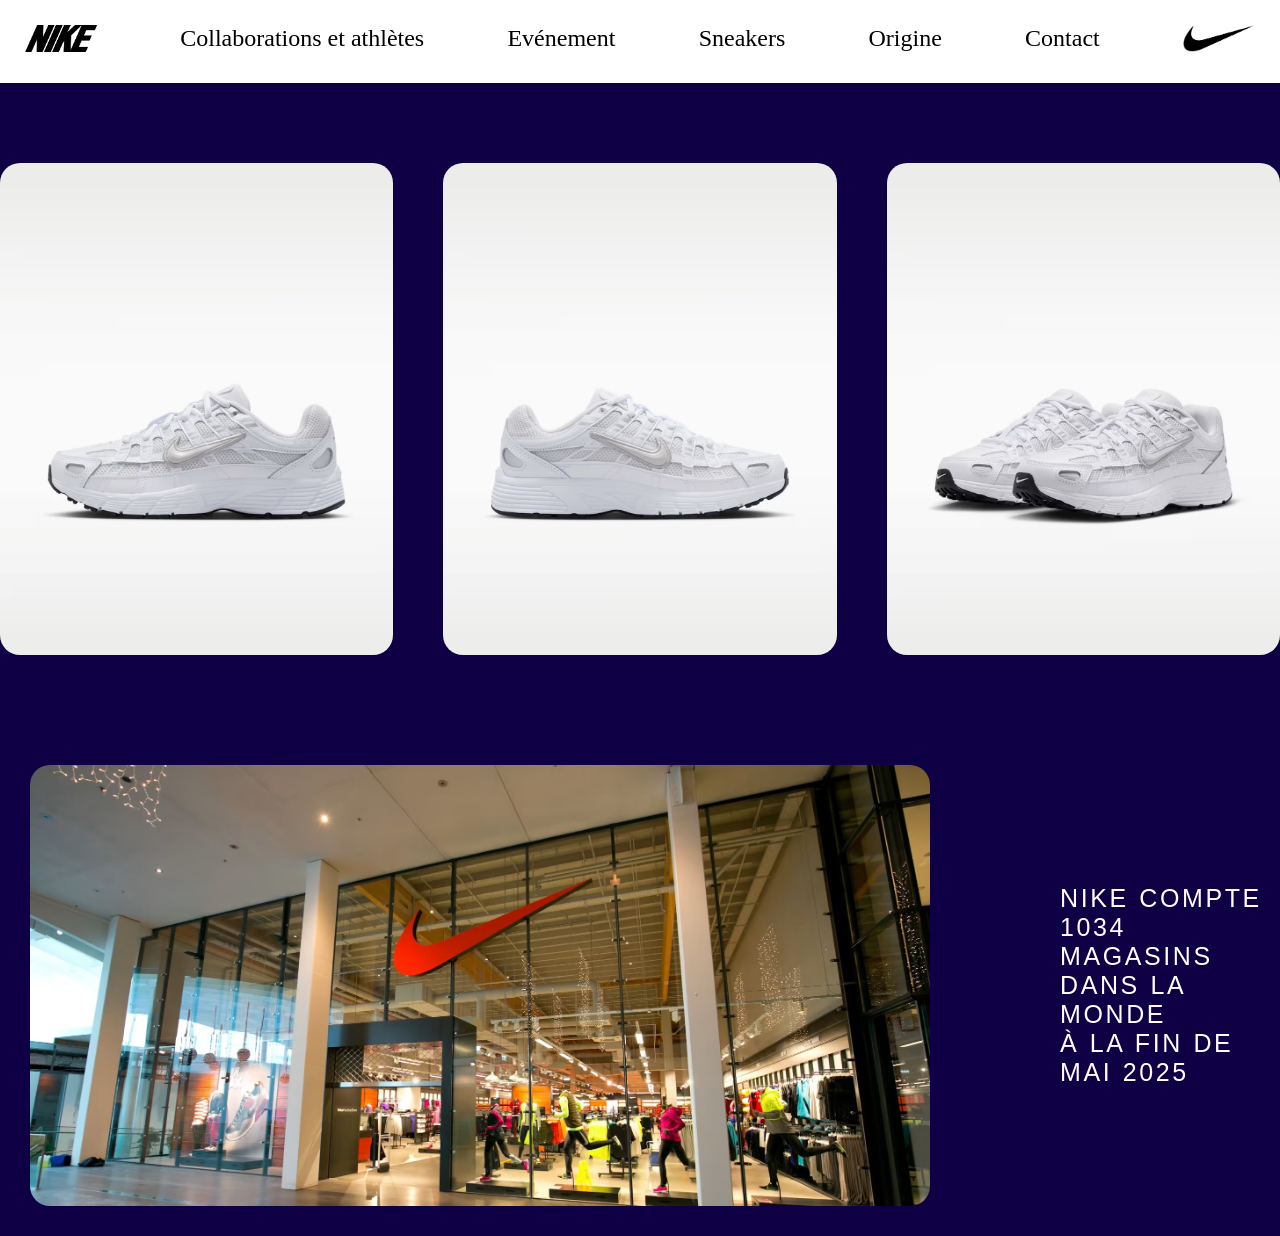
<file: index.html>
<!DOCTYPE html>
<html lang="en">

<head>
    <meta charset="UTF-8">
    <meta name="viewport" content="width=device-width, initial-scale=1.0">
    <title>Projet</title>
    <link rel="stylesheet" href="style.css">
    <link href="https://fonts.cdnfonts.com/css/nike" rel="stylesheet">
    <link href="https://fonts.cdnfonts.com/css/nike" rel="stylesheet">
                
</head>

<body>
    </div>
    <div class="header">
        <nav>
            <a href="#"><img src="nike-text.png"></a>
            <a href="collab.html">Collaborations et athlètes</a>
            <a href="event.html">Evénement</a>
            <a href="#">Sneakers</a>
            <a href="origine.html">Origine</a>
            <a href="contacte.html">Contact</a>

            <a href="index.html"><img src="Nike_Swoosh_Logo_Black_original-removebg-preview.png"></a>
        </nav>
    </div>
    <div class="images-top">

        <div class="image-hover">
            <img src="NIKE+P-6000+(GS).avif">
            <img src="NIKE+P-6000+(GS) 2.avif" class="img2">
        </div>

        <div class="image-hover2">
            <img src="NIKE+P-6000+(GS) 3.avif">
            <img src="NIKE+P-6000+(GS) 4.avif" class="img4">
        </div>

        <div class="image-hover3">
            <img src="NIKE+P-6000+(GS) 5.avif">
            <img src="NIKE+P-6000+(GS) 6.avif" class="img6">
        </div>

    </div>

    <div class="magasin">
        <img src="magasin.avif">
        <h2>Nike compte 1034 magasins dans la monde <br> à la fin de mai 2025</h2>
    </div>


</body>

</html>
</file>
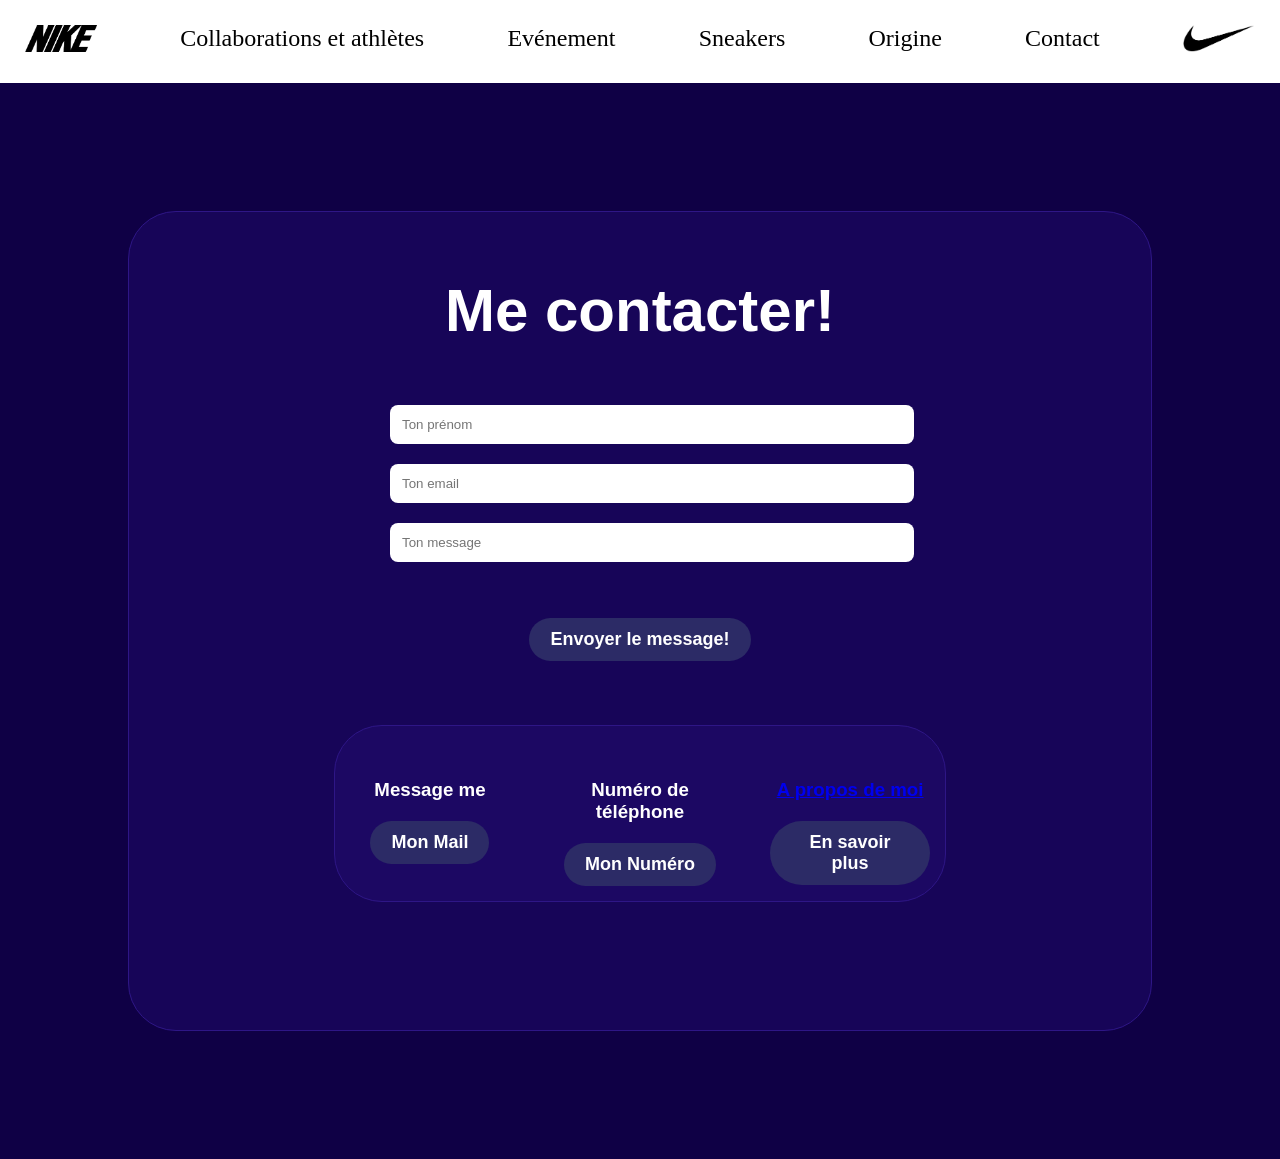
<file: contacte.html>
<!DOCTYPE html>
<html lang="en">

<head>
    <meta charset="UTF-8">
    <meta name="viewport" content="width=device-width, initial-scale=1.0">
    <title>Contacte</title>
    <link rel="stylesheet" href="contacte.css">
    <link href="https://fonts.cdnfonts.com/css/nike" rel="stylesheet">
</head>

<body>
    <div class="header">
        <nav>
            <a href="#"><img src="nike-text.png"></a>
            <a href="collab.html">Collaborations et athlètes</a>
            <a href="event.html">Evénement</a>
            <a href="#">Sneakers</a>
            <a href="origine.html">Origine</a>
            <a href="contacte.html">Contact</a>

            <a href="index.html"><img src="Nike_Swoosh_Logo_Black_original-removebg-preview.png"></a>
        </nav>
    </div>
    <div class="container">
        <div class="contact">
            <div class="wrapper">
                <div class="form">
                    <h3  class="titre">Me contacter!</h3>
                    <form>
                        <div class="group">
                            <input type="text" name="prenom" placeholder="Ton prénom">
                        </div>
                        <div class="group">
                            <input type="email" name="email" placeholder="Ton email">
                        </div>
                        <div class="group">
                            <input type="textarea" name="message" placeholder="Ton message">
                        </div class=button>
                        <button type="envoyer">Envoyer le message!</button>
                    </form>
                </div>
                <div class="info">
                    <div class="message">
                        <h3>Message me</h3>
                        <button>Mon Mail</button>
                    </div>
                    <div class="phone">
                        <h3>Numéro de téléphone</h3>
                        <button>Mon Numéro</button>
                    </div>
                    <div class="a-propos-de-moi">
                        <a href="apropos.html"><h3>A propos de moi</h3></a>
                        <button>En savoir plus</button>
                    </div>
                </div>
            </div>
        </div>
    </div>
</body>

</html>
</file>
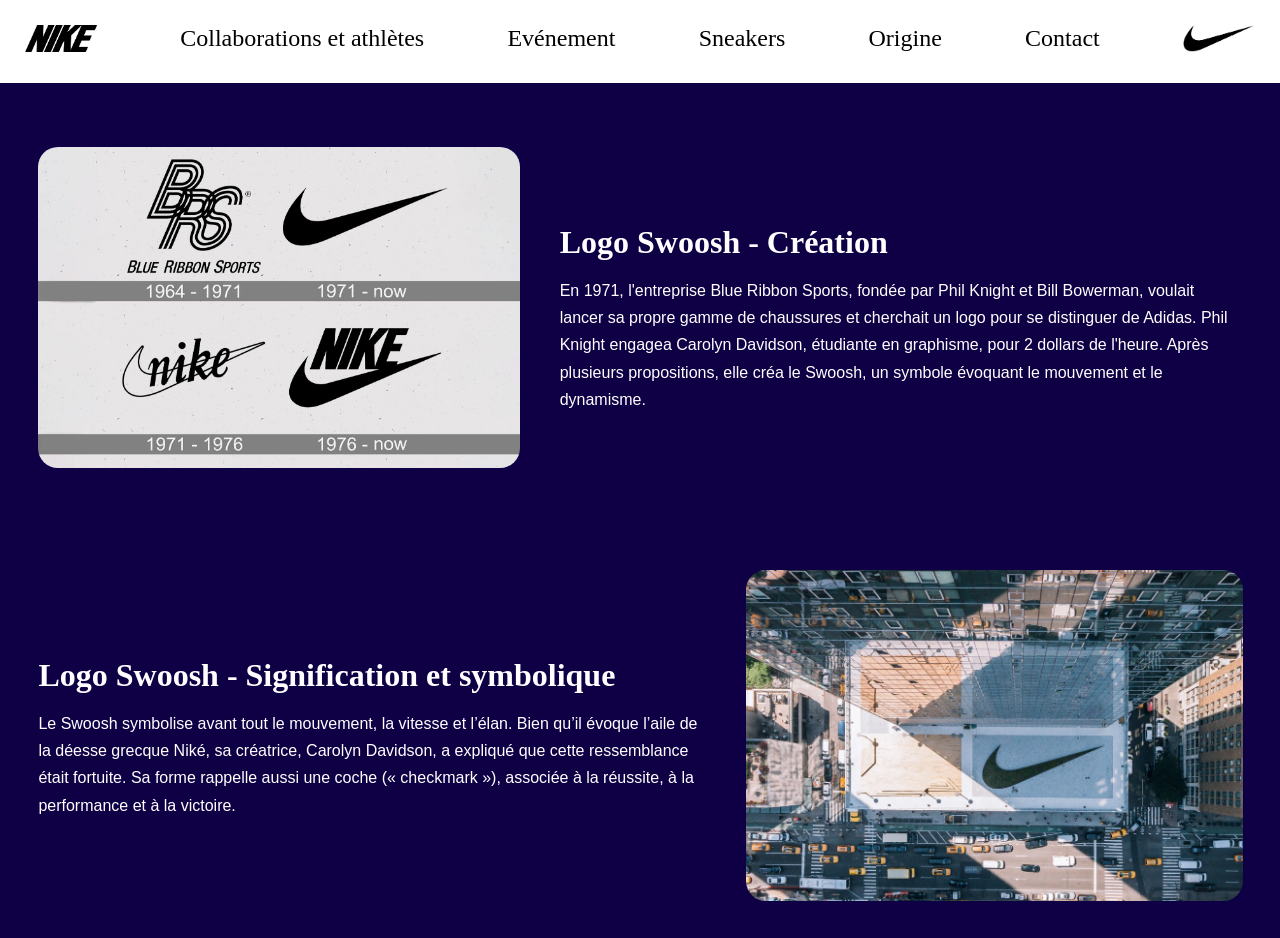
<file: debut.html>
<!DOCTYPE html>
<html lang="en">

<head>
    <meta charset="UTF-8">
    <meta name="viewport" content="width=device-width, initial-scale=1.0">
    <title>Projet</title>
    <link rel="stylesheet" href="debut.css">
    <link href="https://fonts.cdnfonts.com/css/nike" rel="stylesheet">
</head>

<body>
    <div class="header">
        <nav>
            <a href="#"><img src="nike-text.png"></a>
            <a href="collab.html">Collaborations et athlètes</a>
            <a href="event.html">Evénement</a>
            <a href="#">Sneakers</a>
            <a href="origine.html">Origine</a>
            <a href="contacte.html">Contact</a>
            <a href="index.html"><img src="Nike_Swoosh_Logo_Black_original-removebg-preview.png"></a>
        </nav>
    </div>
    <div class="images-top">
        <div class="image-hover">
            <img src="evolutionlogo.jpg">
            <img src="1ermagasin.jpg" class="img2">
        </div>
        <div class="Texte-droite">
            <div class="Titre-droite">
                <h1>Logo Swoosh - Création</h1>
            </div>
            <div class="Info-droite">
                En 1971, l'entreprise Blue Ribbon Sports, fondée par Phil Knight et Bill Bowerman,
                voulait lancer sa propre gamme de chaussures et cherchait un logo pour se distinguer de Adidas.
                Phil Knight engagea Carolyn Davidson, étudiante en graphisme, pour 2 dollars de l'heure. Après plusieurs propositions,
                elle créa le Swoosh, un symbole évoquant le mouvement et le dynamisme.
            </div>
        </div>
    </div>
  
    <div class="Texte-center">
        <img src="logo-nike.jpg" class="images-center">
        <div class="Titre-center">
            <h1>Logo Swoosh - Signification et symbolique</h1>
            <p class="Info-center">Le Swoosh symbolise avant tout le mouvement, la vitesse et l’élan. Bien qu’il évoque l’aile de la déesse grecque Niké,
            sa créatrice, Carolyn Davidson, a expliqué que cette ressemblance était fortuite. Sa forme rappelle aussi une coche (« checkmark »), associée à la réussite, à la performance et à la victoire.</p> 
        </div>

            

    </div>

</body>
</html>
</file>
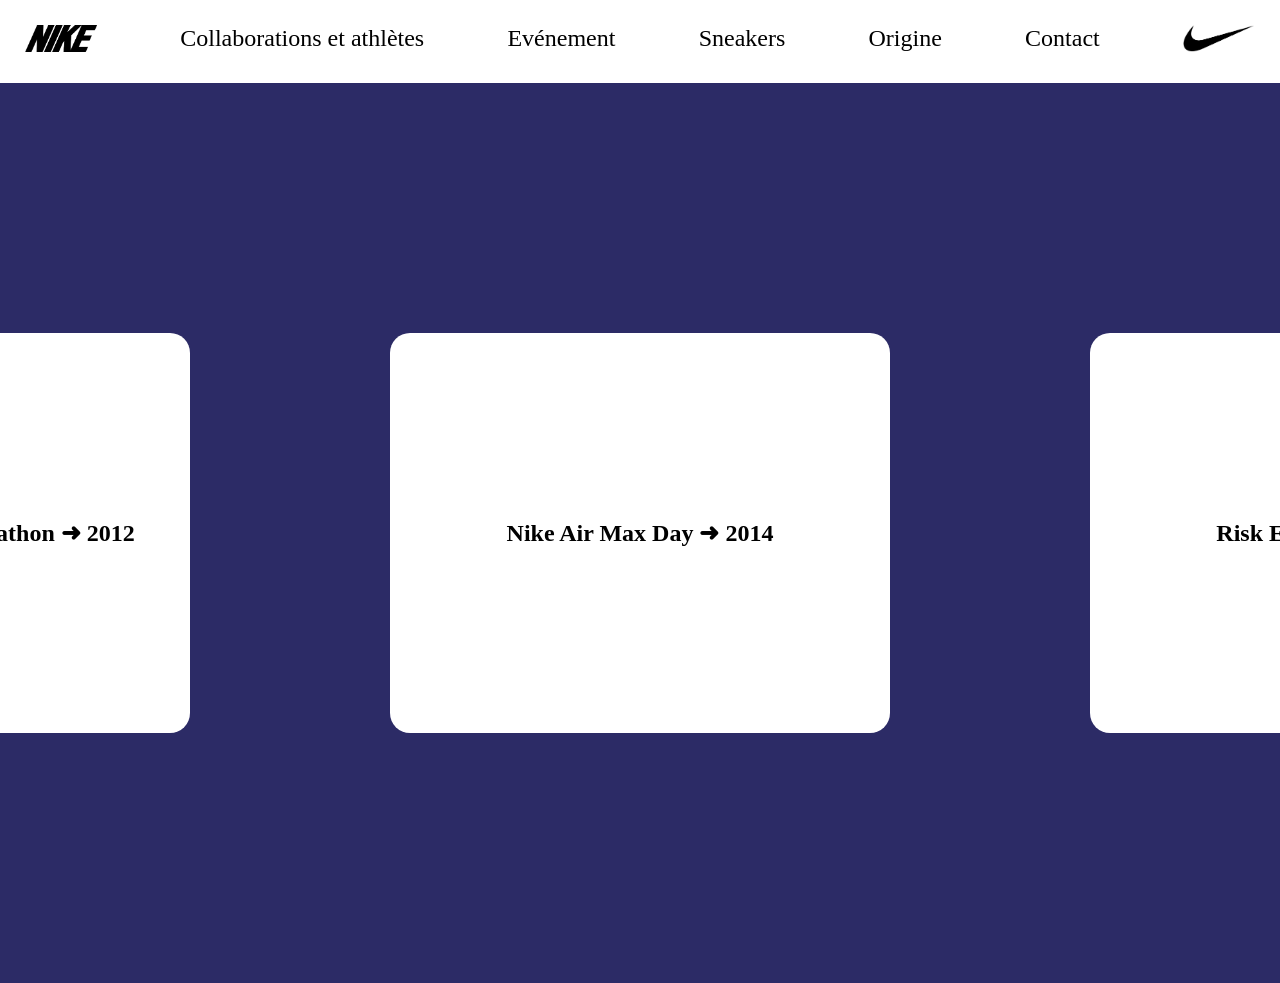
<file: event.html>
<!DOCTYPE html>
<html lang="en">
<head>
    <meta charset="UTF-8">
    <meta name="viewport" content="width=device-width, initial-scale=1.0">
    <title>Evénement</title>
    <link rel="stylesheet" href="event.css">
</head>
<body>
    <div class="header">
        <nav>
            <a href="#"><img src="nike-text.png"></a>
            <a href="collab.html">Collaborations et athlètes</a>
            <a href="event.html">Evénement</a>
            <a href="#">Sneakers</a>
            <a href="origine.html">Origine</a>
            <a href="contacte.html">Contact</a>

            <a href="index.html"><img src="Nike_Swoosh_Logo_Black_original-removebg-preview.png"></a>
        </nav>
    </div>
    <div class="carousel-container">
        <div class="carousel-track">
            <div class="card">
                <h3>Just Do It ➜ 1988</h3>
                <p>Lancée en 1988, cette campagne est devenue emblématique dans l'histoire de Nike.</p>
            </div>
            <div class="card">Secret Tournament ➜ 2002</div>
            <div class="card">Run hit Wonder ➜ 2003-2006</div>
            <div class="card">Nike Women's Half Marathon ➜ 2012</div>
            <div class="card">Nike Air Max Day ➜ 2014</div>
            <div class="card">Risk Everything ➜ 2014</div>
            <div class="card">Nike Breaking2 ➜ 2017</div>
            <div class="card">Nike Basketball Summer Camps ➜ 2018-2020</div>
            <div class="card">Nike Pop-up / Music Events ➜ 2020-2023</div>
        </div>
    </div>

</body>
</html>
</file>
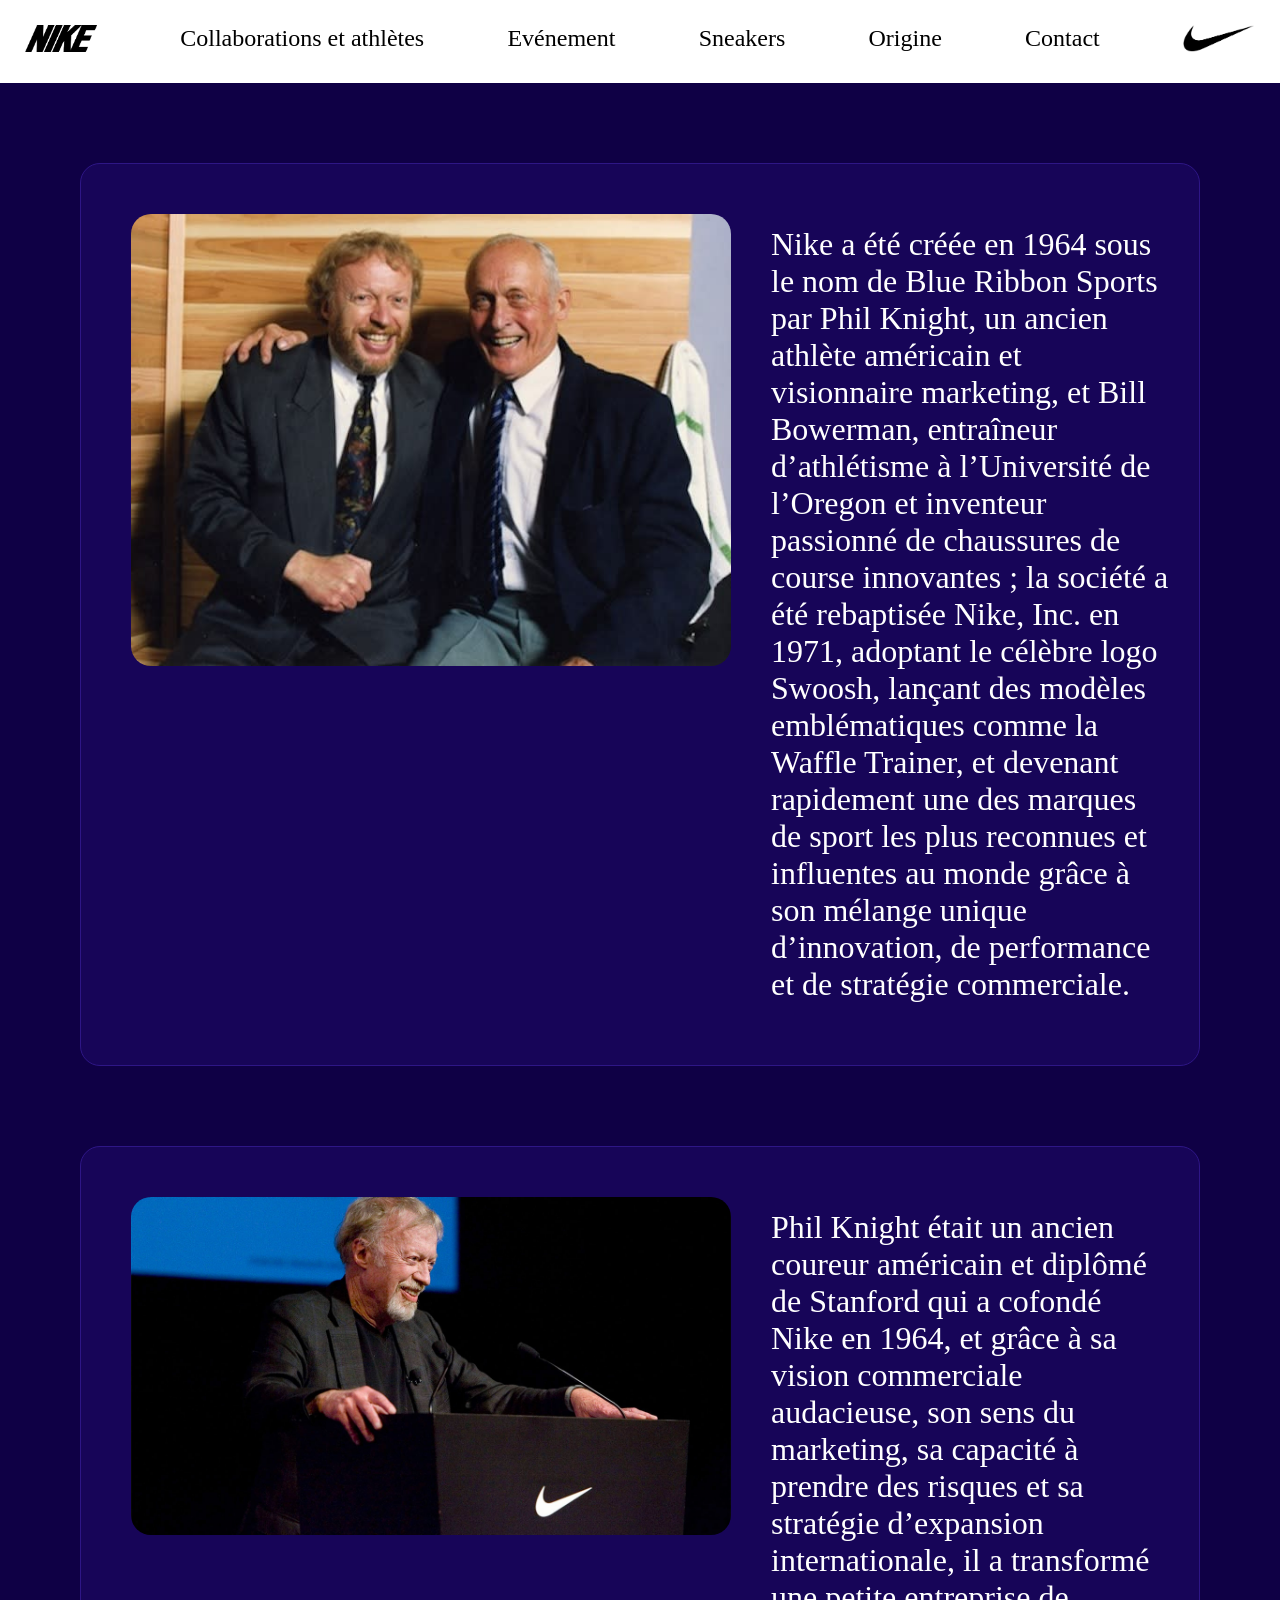
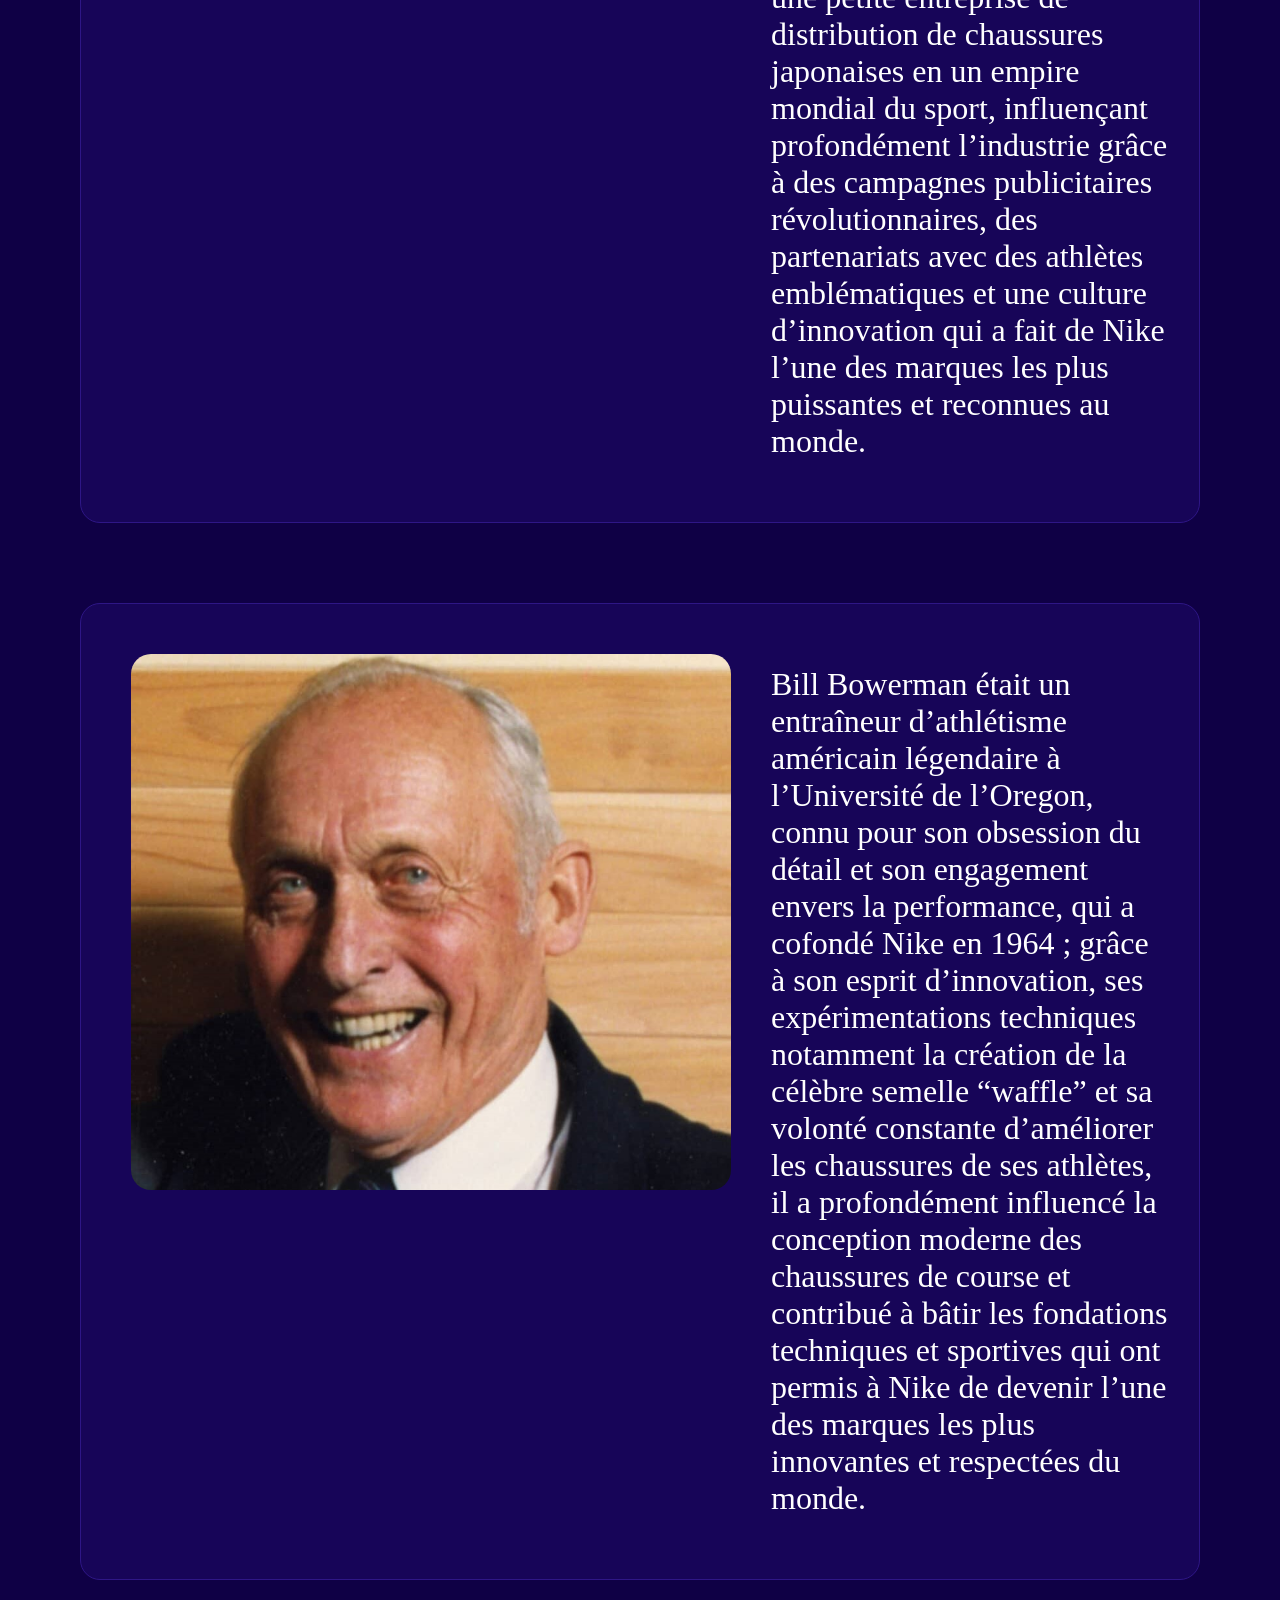
<file: origine.html>
<!DOCTYPE html>
<html lang="en">
<head>
    <meta charset="UTF-8">
    <meta name="viewport" content="width=device-width, initial-scale=1.0">
    <title>Origine</title>
    <link rel="stylesheet" href="origine.css">
</head>
<body>
    <div class="header">
        <nav>
            <a href="#"><img src="nike-text.png"></a>
            <a href="collab.html">Collaborations et athlètes</a>
            <a href="event.html">Evénement</a>
            <a href="#">Sneakers</a>
            <a href="origine.html">Origine</a>
            <a href="contacte.html">Contact</a>

            <a href="index.html"><img src="Nike_Swoosh_Logo_Black_original-removebg-preview.png"></a>
        </nav>
    </div>
    <div class="createurs">
        <img src="phil-knight-bill-bowerman_nqty51.jpg" alt="Créateurs">
        <p>Nike a été créée en 1964 sous le nom de Blue Ribbon Sports par Phil Knight, un ancien athlète américain et visionnaire marketing, et Bill Bowerman, entraîneur d’athlétisme à l’Université de l’Oregon et inventeur passionné de chaussures de course innovantes ; la société a été rebaptisée Nike, Inc. en 1971, adoptant le célèbre logo Swoosh, lançant des modèles emblématiques comme la Waffle Trainer, et devenant rapidement une des marques de sport les plus reconnues et influentes au monde grâce à son mélange unique d’innovation, de performance et de stratégie commerciale.</p>
    </div>
    <div class="Phil_Knight">
        <img src="phil-knight-nike-sintetia.jpg" alt="Phil Knight">
        <p>Phil Knight était un ancien coureur américain et diplômé de Stanford qui a cofondé Nike en 1964, et grâce à sa vision commerciale audacieuse, son sens du marketing, sa capacité à prendre des risques et sa stratégie d’expansion internationale, il a transformé une petite entreprise de distribution de chaussures japonaises en un empire mondial du sport, influençant profondément l’industrie grâce à des campagnes publicitaires révolutionnaires, des partenariats avec des athlètes emblématiques et une culture d’innovation qui a fait de Nike l’une des marques les plus puissantes et reconnues au monde.</p>
    </div>
    <div class="Bill_Bowerman">
        <img src="2009_Bill_Bowerman_Cropped_Alone-926x1024.jpg">
        <p>Bill Bowerman était un entraîneur d’athlétisme américain légendaire à l’Université de l’Oregon, connu pour son obsession du détail et son engagement envers la performance, qui a cofondé Nike en 1964 ; grâce à son esprit d’innovation, ses expérimentations techniques notamment la création de la célèbre semelle “waffle” et sa volonté constante d’améliorer les chaussures de ses athlètes, il a profondément influencé la conception moderne des chaussures de course et contribué à bâtir les fondations techniques et sportives qui ont permis à Nike de devenir l’une des marques les plus innovantes et respectées du monde.</p>
    </div>
    <div class="boutton">
        <button>
            Début de Nike
            <a href="debut.html">
                <img src="right-arrow-icon-free-png.png">
            </a>
        </button>
    </div>
</body>
</html>
</file>
<file: style.css>
body {
    margin: 0;
    background-color: rgb(15, 0, 69);
}

.header {
    background-color: white;
    padding: 15px;
}

.header nav {
    display: flex;
    justify-content: space-between;
}

.header nav a {
    display: inline-block;
    margin: 10px;
    text-decoration: none;
    color: black;
    font-family: Impact, fantasy;
    font-size: x-large;
}

.header nav img {
    width: 72px;
    height: 27px;
    right: 20px;
    top: 25px;
}

.images-top {
    display: flex;
    justify-content: center;
    gap: 50px;
    margin-top: 80px;
}

.image-hover,
.image-hover2,
.image-hover3 {
    width: 400px;
    display: grid;
}

.image-hover img,
.image-hover2 img,
.image-hover3 img {
    grid-area: 1 / 1;
    width: 100%;
    border-radius: 20px;
    transition: opacity 0.5s ease;
}

.image-hover .img2,
.image-hover2 .img4,
.image-hover3 .img6 {
    opacity: 0;
}

.image-hover:hover .img1,
.image-hover2:hover .img3,
.image-hover3:hover .img5 {
    opacity: 0;
}

.image-hover:hover .img2,
.image-hover2:hover .img4,
.image-hover3:hover .img6 {
    opacity: 1;
}

.magasin {
    display: flex;
    align-items: center;
    justify-content: center;
    gap: 100px;
    margin-top: 80px;
}

.magasin img {
    width: 900px;
    border-radius: 20px;
    margin: 30px;
}

h2 {
    font-family: "Arial Black", Gadget, sans-serif;
    font-size: 25px;
    letter-spacing: 2.6px;
    word-spacing: 1px;
    color: white;
    font-weight: 400;
    text-decoration: none;
    font-style: normal;
    font-variant: normal;
    text-transform: uppercase;
}
</file>
<file: contacte.css>
body {
    /*https://www.youtube.com/watch?v=mMORV4xJqQU*/
    margin: 0px;
    padding: 0px;
    box-sizing: border-box;
    font-family: sans-serif;
    background-color: rgb(15, 0, 69);

}


.header {
    background-color: white;
    padding: 15px;
}

.header nav {
    display: flex;
    justify-content: space-between;
}

.header nav a {
    display: inline-block;
    margin: 10px;
    text-decoration: none;
    color: black;
    font-family: Impact, fantasy;
    font-size: x-large;
}

.header nav img {
    width: 72px;
    height: 27px;
    right: 20px;
    top: 25px;
}

.titre{
    font-size: 60px;
    margin-top: 0;
}

.container {
    background-color: rgb(23, 5, 88);
    padding: 10%;
    margin: 10%;
    padding-top: 5%;
    border-radius: 3em;
    border: solid 1px rgb(46, 22, 134);

    .wrapper {
        color: white;
    }

    .form {
        padding-left: 0px;
        align-items: center;
        text-align: center;
    }

    .group {
        max-width: 500px;
        margin: 0 auto 20px auto;
    }

    input,
    textarea {
        width: 100%;
        padding: 12px;
        border-radius: 8px;
        border: none;

    }

    input:focus,
    textarea:focus {
        outline: none;
        box-shadow: 0 0 8px #bbb;
    }
}

button {
    cursor: pointer;
    font-weight: 700;
    transition: all 0.4s;
    padding: 10px 20px;
    border-radius: 100px;
    background: RGB(44, 43, 102);
    border: 1px solid transparent;
    font-size: 18px;
    color: white;
    align-items: center;
    text-align: center;
    margin-top: 2em;

}

button:hover {
    background: RGB(89, 54, 209);
}

.info {
    margin-top: 4em;
    display: flex;
    justify-content: center;
    gap: 50px;
    background-color: rgb(28, 8, 99);
    padding: 2%;
    margin-left: 10%;
    margin-right: 10%;
    border-radius: 3em;
    border: solid 1px rgb(46, 22, 134);
}

.info div {
    width: 220px; 
    text-align: center;
}

.info h3 {
    margin-bottom: 20px;
}

.info button {
    margin-top: 0;
}

h3 {
    margin-top: 2em;
}
</file>
<file: debut.css>
body {
    margin: 0;
    background-color: rgb(15, 0, 69);
}

.header {
    background-color: white;
    padding: 15px;
}

.header nav {
    display: flex;
    justify-content: space-between;
}

.header nav a {
    display: inline-block;
    margin: 10px;
    text-decoration: none;
    color: black;
    font-family: Impact, fantasy;
    font-size: x-large;
}

.header nav img {
    width: 72px;
    height: 27px;
}

.images-top {
    display: flex;
    align-items: center;
    gap: 40px;
    padding: 5% 3%;
}

.image-hover {
    display: grid;
    width: 40%;
    flex-shrink: 0;
}

.image-hover img {
    grid-area: 1 / 1; /*pour superposer*/
    width: 100%;
    transition: opacity 0.5s ease;
    border-radius: 20px;
}

.image-hover .img2 {
    opacity: 0;
}

.image-hover:hover img:first-child {
    opacity: 0;
}

.image-hover:hover .img2 {
    opacity: 1;
}


.Texte-droite {
    flex: 1;
    color: white;
    
}

.Texte-droite h1 {
    font-family: Impact, fantasy;
    font-size: 2rem;
    margin-bottom: 16px;
}

.Texte-droite .Info-droite {
    font-family: Arial, sans-serif;
    font-size: 1rem;
    line-height: 1.7;
}

.images-center {
    width: 40%;
    margin-top: 20px;
    border-radius: 20px;
    margin: 3%;
}

.Texte-center {
    display: flex;
    color: white;
    flex-direction: row-reverse;
    align-items: center;
    padding-left: 3%;
}

.Texte-center h1 {
    font-family: Impact, fantasy;
    font-size: 2rem;
    margin-bottom: 16px;
}

.Info-center {
    font-family: Arial, sans-serif;
    font-size: 1rem;
    line-height: 1.7; /*espacement entre le texte*/
}
</file>
<file: event.css>
body {
    margin: 0;
    background-color: rgb(15, 0, 69);
}

.header {
    background-color: white;
    padding: 15px;
}

.header nav {
    display: flex;
    justify-content: space-between;
}

.header nav a {
    display: inline-block;
    margin: 10px;
    text-decoration: none;
    color: black;
    font-family: Impact, fantasy;
    font-size: x-large;
}

.header nav img {
    width: 72px;
    height: 27px;
    right: 20px;
    top: 25px;
}


.carousel-container {
    /*https://www.youtube.com/watch?v=tEGapA8iEkE*/
    width: 100%;
    height: 100vh;
    background-color: RGB(44, 43, 102);
    display: flex;
    align-items: center;
    justify-content: center;
    margin-top: 0;
}

.card {
    flex: 0 0 auto;
    width: 500px;
    height: 400px;
    background-color: white;
    display: flex;
    align-items: center;
    justify-content: center;
    color: black;
    font-weight: bold;
    border-radius: 20px;
    margin: 100px;
    font-size: x-large;


    h3 {
        width: 100%;
        margin: 0;
        padding: 0;
        font-weight: bold;
        font-size: 20px;
        box-sizing: border-box;
        height: 300px;
        align-items: center;
        justify-content: center;
        padding-left: 220px;
    }
}

.carousel-track {
    display: flex;
    width: max-content;
    animation: scroll 20s linear infinite;
}

@keyframes scroll {
    0% {
        transform: translateX(0);
    }

    100% {
        transform: translateX(-50%);
    }
}

.carousel-container:hover .carousel-track {
    animation-play-state: paused;
    /*si le pointeur va sur la rectangle du carousel, le carousel s'arrete*/
}
</file>
<file: origine.css>
body {
    margin: 0;
    background-color: rgb(15, 0, 69);
}

.header {
    background-color: white;
    padding: 15px;
}

.header nav {
    display: flex;
    justify-content: space-between;
}

.header nav a {
    display: inline-block;
    margin: 10px;
    text-decoration: none;
    color: black;
    font-family: Impact, fantasy;
    font-size: x-large;
}

.header nav img {
    width: 72px;
    height: 27px;
    right: 20px;
    top: 25px;
}


.createurs {
    display: flex;
    align-items: flex-start;
    gap: 20px;
    margin-top: 100px;
    background-color: rgb(23, 5, 88);
    border: solid 1px rgb(46, 22, 134);
    border-radius: 20px;
    margin: 80px;
    color: white;
    padding: 30px;
    
    img {
        width: 600px;
        height: auto;
        margin: 20px;
        border-radius: 20px;
    }

    p {
        font-size: xx-large;
    }
}

.Phil_Knight {
    display: flex;
    align-items: flex-start;
    gap: 20px;
    margin-top: 100px;
    background-color: rgb(23, 5, 88);
    border: solid 1px rgb(46, 22, 134);
    border-radius: 20px;
    margin: 80px;
    color: white;
    padding: 30px;
    img {
        width: 600px;
        height: auto;
        margin: 20px;
        border-radius: 20px;
    }
    
    p {
        font-size: xx-large;
    }
}

.Bill_Bowerman {
    display: flex;
    align-items: flex-start;
    gap: 20px;
    margin-top: 100px;
    background-color: rgb(23, 5, 88);
    border: solid 1px rgb(46, 22, 134);
    border-radius: 20px;
    margin: 80px;
    color: white;
    padding: 30px;

    img {
        width: 600px;
        height: auto;
        margin: 20px;
        border-radius: 20px;
    }

    p {
        font-size: xx-large;
    }
}

.boutton {
    margin-left: 104em;
    margin-bottom: 35px;
    button {
        cursor: pointer;
        font-weight: 700;
        transition: all 0.4s;
        padding: 10px 20px;
        border-radius: 100px;
        background: rgb(23, 5, 88);
        border: 1px solid transparent;
        display: flex;
        align-items: center;
        font-size: 18px;
        margin: 5px;
        color:white;
    }

    img {
        width: 40px;
        height: 35px;
        margin: 5px;
    }

    button:hover {
        background: RGB(89, 54, 209);
    }
}
</file>
